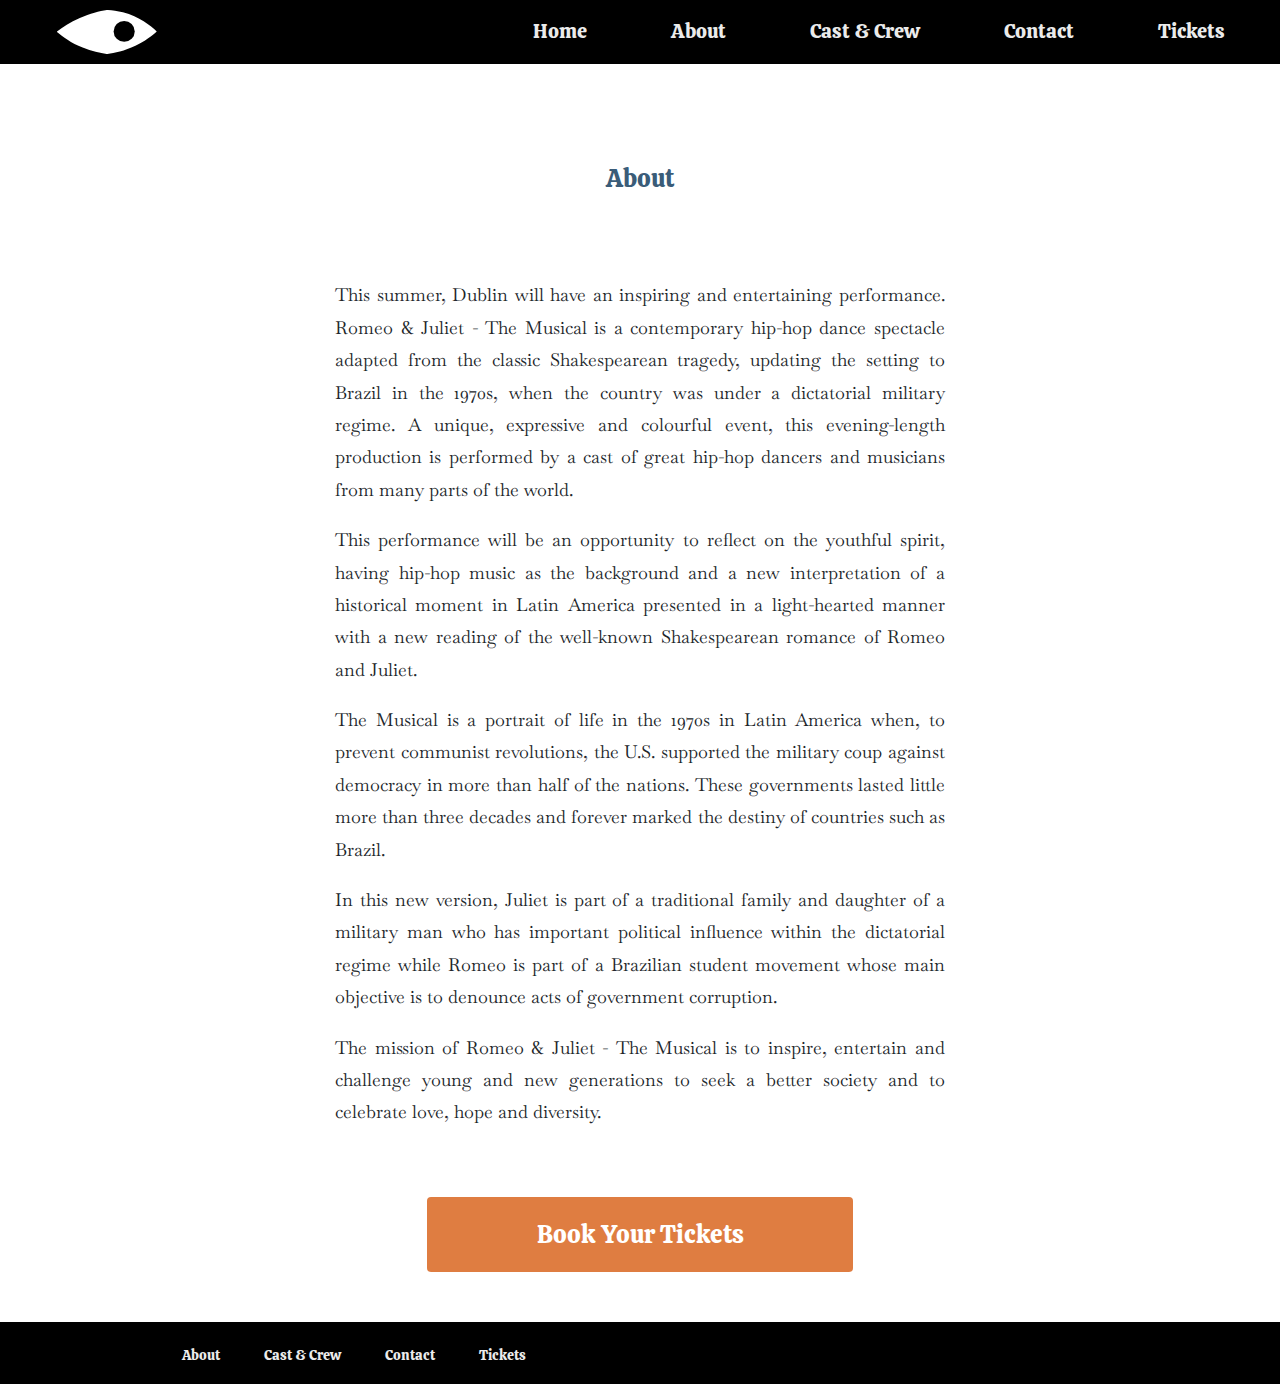
<file: about.html>
<!DOCTYPE html>
<html lang="EN">
    
    <head>
        <title>Romeo & Juliet | Dublin Event | Hip-Hop Performance | Ticket Sale </title>
        <meta charset="UTF-8">
        <meta name="viewport" content="width=device-width, initial-scale=1">
        <meta name="author" content="Vitoria Richter"/>
        <meta name="keywords" content="Summer in Dublin, Dublin performance, July 2020, Dublin summer season, performance, hip-hop performance, inspiring and entertaining performance, hip-hop dance, contemporary hip-hop spectacle, hip-hop music, Brazil in the 1970s, military dictatorship, military coup, democracy, historical events in Latin America, event, unique, expressive and colourful event, production, evening-length"/>
        <meta name="description" content="An inspiring and entertaining hip-hop performance adapted from the classic Shakespearean tragedy set in Brazil during the 1970s performing from July 2020 in Dublin." />
        
        <!-- Fonts -->    
        <link href="https://fonts.googleapis.com/css?family=Calistoga&display=swap" rel="stylesheet">
        <link href="https://fonts.googleapis.com/css?family=Baskervville&display=swap" rel="stylesheet"> 

        <!-- Font Awesome Here https://fontawesome.com/ -->
        <link rel="stylesheet" href="https://use.fontawesome.com/releases/v5.5.0/css/all.css"
        integrity="sha384-B4dIYHKNBt8Bc12p+WXckhzcICo0wtJAoU8YZTY5qE0Id1GSseTk6S+L3BlXeVIU" crossorigin="anonymous">
        
        <!-- CSS Files -->
        <link rel="stylesheet" href="https://stackpath.bootstrapcdn.com/bootstrap/4.4.1/css/bootstrap.min.css" integrity="sha384-Vkoo8x4CGsO3+Hhxv8T/Q5PaXtkKtu6ug5TOeNV6gBiFeWPGFN9MuhOf23Q9Ifjh" crossorigin="anonymous">
        <link rel="stylesheet" href="css/style.css">

        <!-- JS Bootstrap -->
        <script src="https://code.jquery.com/jquery-3.4.1.slim.min.js" integrity="sha384-J6qa4849blE2+poT4WnyKhv5vZF5SrPo0iEjwBvKU7imGFAV0wwj1yYfoRSJoZ+n" crossorigin="anonymous"></script>
        <script src="https://cdn.jsdelivr.net/npm/popper.js@1.16.0/dist/umd/popper.min.js" integrity="sha384-Q6E9RHvbIyZFJoft+2mJbHaEWldlvI9IOYy5n3zV9zzTtmI3UksdQRVvoxMfooAo" crossorigin="anonymous"></script>
        <script src="https://stackpath.bootstrapcdn.com/bootstrap/4.4.1/js/bootstrap.min.js" integrity="sha384-wfSDF2E50Y2D1uUdj0O3uMBJnjuUD4Ih7YwaYd1iqfktj0Uod8GCExl3Og8ifwB6" crossorigin="anonymous"></script>
        <script src="https://ajax.googleapis.com/ajax/libs/jquery/1.12.4/jquery.min.js"></script>
        
        
    </head>
   
    <body>
        
        <nav class="container">
            <div class="nav-wrapper row">
                <a class="logo col-12 col-sm-2" href="index.html">
                    <img width="120" src="images/eye-logo.svg" alt="Romeo & Juliet Logo">
                </a>
                <ul class="col-sm-10 d-none d-sm-inline-block">
                    <li><a href="index.html">Home</a></li>
                    <li><a href="about.html">About</a></li>
                    <li><a href="castcrew.html">Cast & Crew</a></li>
                    <li><a href="contact.html">Contact</a></li>
                    <li><a href="tickets.html">Tickets</a></li>
                </ul>
            </div>
            <div class="accordion row d-block d-sm-none" id="burger-menu">
                    <div class="card">
                        <div class="card-header col-12" id="menu-heading">
                            <button class="btn btn-link" type="button" 
                            data-toggle="collapse" data-target="#menu-body" 
                            aria-controls="menu-body">
                            <img src="images/burger-menu.png" id="burger-icon">
                            Menu
                        </button>
                    </div>
                    <div id="menu-body" class="collapse col-xs-12" aria-labelledby="menu-heading" data-parent="#burger-menu">
                        <div class="card-body">
                            <ul class="col-xs-12">
                                <li><a href="index.html">Home</a></li>
                                <li><a href="about.html">About</a></li>
                                <li><a href="castcrew.html">Cast & Crew</a></li>
                                <li><a href="contact.html">Contact</a></li>
                                <li><a href="tickets.html">Tickets</a></li>
                            </ul>
                        </div>
                    </div>
                </div>
            </div>
        </nav>
        
        <div class="container">
            <div class="row">
                <div class="content col-sm-6 offset-sm-3">
                    <h2>About</h2>
                    <p>This summer, Dublin will have an inspiring and entertaining performance. Romeo & Juliet - The Musical is a contemporary hip-hop dance spectacle adapted from the classic Shakespearean tragedy, updating the setting to Brazil in the 1970s, when the country was under a dictatorial military regime. A unique, expressive and colourful event, this evening-length production is performed by a cast of great hip-hop dancers and musicians from many parts of the world.</p>
                    <p>This performance will be an opportunity to reflect on the youthful spirit, having hip-hop music as the background and a new interpretation of a historical moment in Latin America presented in a light-hearted manner with a new reading of the well-known Shakespearean romance of Romeo and Juliet.</p>
                    <p>The Musical is a portrait of life in the 1970s in Latin America when, to prevent communist revolutions, the U.S. supported the military coup against democracy in more than half of the nations. These governments lasted little more than three decades and forever marked the destiny of countries such as Brazil.</p>
                    <p>In this new version, Juliet is part of a traditional family and daughter of a military man who has important political influence within the dictatorial regime while Romeo is part of a Brazilian student movement whose main objective is to denounce acts of government corruption.</p>
                    <p>The mission of Romeo & Juliet - The Musical is to inspire, entertain and challenge young and new generations to seek a better society and to celebrate love, hope and diversity. 
                    </p>
                </div>
            </div> 
            <div class="row call-to-action">
                <a class="btn orange-button col-10 offset-1 col-sm-4 offset-sm-4" href="ticket.html">Book Your Tickets</a>
            </div> 
         </div>
       
         <footer class="container">
            <div class="row">
                <div class="col-sm-5 offset-sm-1">
                    <ul>
                        <li><a href="about.html">About</a></li>
                        <li><a href="castcrew.html">Cast & Crew</a></li>
                        <li><a href="contact.html">Contact</a></li>
                        <li><a href="tickets.html">Tickets</a></li>
                    </ul>
                </div>
                <div id="footer-icons" class="col-sm-3 offset-sm-3">
                    <a href="https://www.instagram.com/"><i class="fab fa-instagram"></i></a>
                    <a href="https://www.facebook.com/"><i class="fab fa-facebook-f"></i></a>
                    <a href="https://twitter.com/"><i class="fab fa-twitter"></i></a>
                    <a href="https://www.youtube.com/"><i class="fab fa-youtube"></i></a>
                    <a href="https://www.spotify.com/ie/"><i class="fab fa-spotify"></i></a>
                </div>
            </div>
        </footer>  
    </body>
</html>
</file>
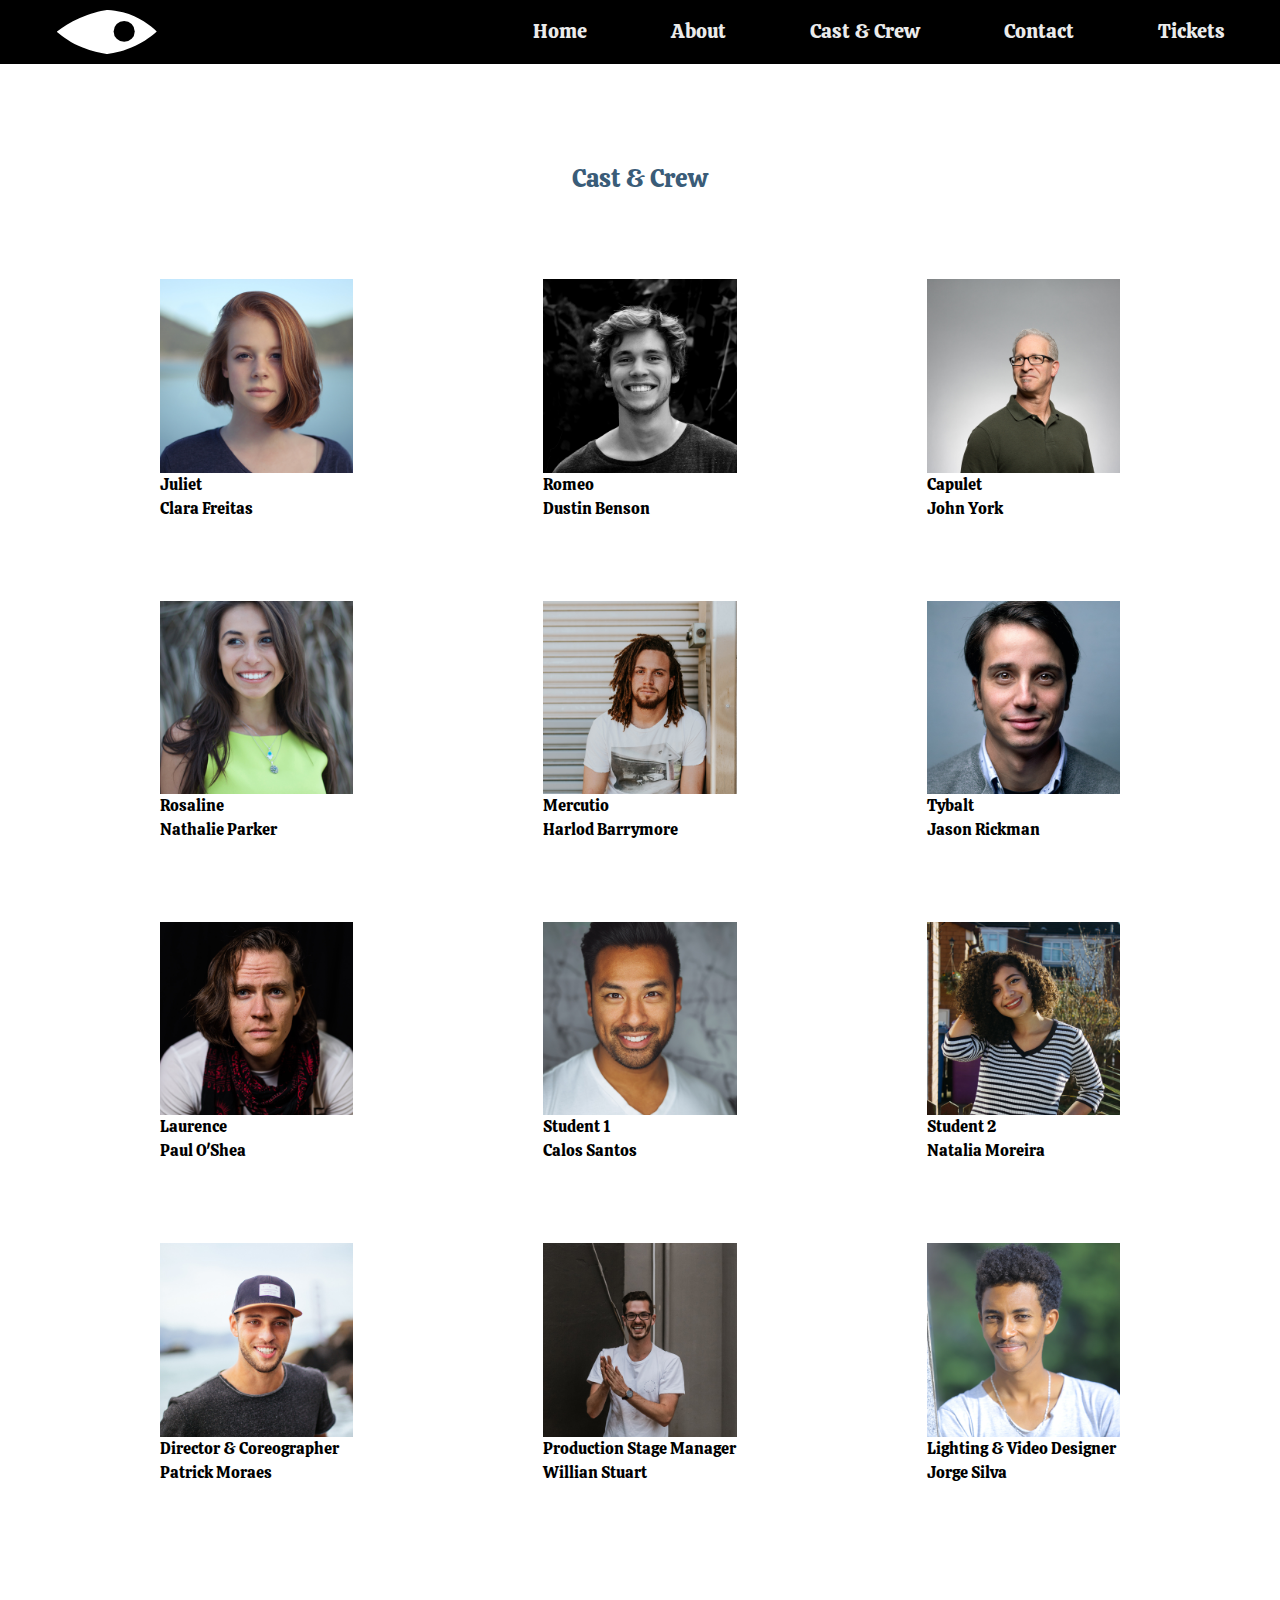
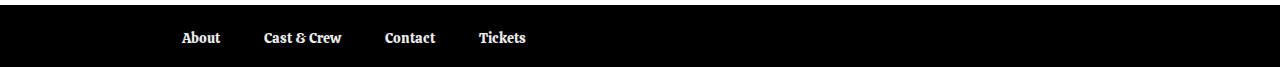
<file: castcrew.html>
<!DOCTYPE html>
<html lang="EN">
   
    <head>
        <title>Romeo & Juliet | Dublin Event | Hip-Hop Performance | Ticket Sale</title>
        <meta charset="UTF-8">
        <meta name="viewport" content="width=device-width, initial-scale=1, shrink-to-fit=no">
        <meta name="author" content="Vitoria Richter"/>
        <meta name="keywords" content="Summer in Dublin, Dublin performance, July 2020, Dublin summer season, performance, hip-hop performance, inspiring and entertaining performance, hip-hop dance, contemporary hip-hop spectacle, hip-hop music, Brazil in the 1970s, military dictatorship, military coup, democracy, historical events in Latin America, event, unique, expressive and colourful event, production, evening-length"/>
        <meta name="description" content="An inspiring and entertaining hip-hop performance adapted from the classic Shakespearean tragedy set in Brazil during the 1970s performing from July 2020 in Dublin." />
        
        <!-- Fonts -->
        <link href="https://fonts.googleapis.com/css?family=Calistoga&display=swap" rel="stylesheet">
        <link href="https://fonts.googleapis.com/css?family=Baskervville&display=swap" rel="stylesheet"> 

        <!-- Font Awesome Here https://fontawesome.com/ -->
        <link rel="stylesheet" href="https://use.fontawesome.com/releases/v5.5.0/css/all.css"
        integrity="sha384-B4dIYHKNBt8Bc12p+WXckhzcICo0wtJAoU8YZTY5qE0Id1GSseTk6S+L3BlXeVIU" crossorigin="anonymous">
        
        <!-- CSS Files -->
        <link rel="stylesheet" href="https://stackpath.bootstrapcdn.com/bootstrap/4.4.1/css/bootstrap.min.css" integrity="sha384-Vkoo8x4CGsO3+Hhxv8T/Q5PaXtkKtu6ug5TOeNV6gBiFeWPGFN9MuhOf23Q9Ifjh" crossorigin="anonymous">
        <link rel="stylesheet" href="css/style.css">
        <link href="css/lightbox.css" rel="stylesheet">
        
        <!-- JS Bootstrap -->
        <script src="https://code.jquery.com/jquery-3.4.1.slim.min.js" integrity="sha384-J6qa4849blE2+poT4WnyKhv5vZF5SrPo0iEjwBvKU7imGFAV0wwj1yYfoRSJoZ+n" crossorigin="anonymous"></script>
        <script src="https://cdn.jsdelivr.net/npm/popper.js@1.16.0/dist/umd/popper.min.js" integrity="sha384-Q6E9RHvbIyZFJoft+2mJbHaEWldlvI9IOYy5n3zV9zzTtmI3UksdQRVvoxMfooAo" crossorigin="anonymous"></script>
        <script src="https://stackpath.bootstrapcdn.com/bootstrap/4.4.1/js/bootstrap.min.js" integrity="sha384-wfSDF2E50Y2D1uUdj0O3uMBJnjuUD4Ih7YwaYd1iqfktj0Uod8GCExl3Og8ifwB6" crossorigin="anonymous"></script>
        <script src="https://ajax.googleapis.com/ajax/libs/jquery/1.12.4/jquery.min.js"></script>
        
        <!-- JS Lightbox -->
        <script src="js/lightbox.js"></script>
    </head>
    
    <body>
        
        <nav class="container">
            <div class="nav-wrapper row">
                <a class="logo col-12 col-sm-2" href="index.html">
                    <img width="120" src="images/eye-logo.svg" alt="Romeo & Juliet Logo">
                </a>
                <ul class="col-sm-10 d-none d-sm-inline-block">
                    <li><a href="index.html">Home</a></li>
                    <li><a href="about.html">About</a></li>
                    <li><a href="castcrew.html">Cast & Crew</a></li>
                    <li><a href="contact.html">Contact</a></li>
                    <li><a href="tickets.html">Tickets</a></li>
                </ul>
            </div>
            <div class="accordion row d-block d-sm-none" id="burger-menu">
                    <div class="card">
                        <div class="card-header col-12" id="menu-heading">
                            <button class="btn btn-link" type="button" 
                            data-toggle="collapse" data-target="#menu-body" 
                            aria-controls="menu-body">
                            <img src="images/burger-menu.png" id="burger-icon">
                            Menu
                        </button>
                    </div>
                    <div id="menu-body" class="collapse col-xs-12" aria-labelledby="menu-heading" data-parent="#burger-menu">
                        <div class="card-body">
                            <ul class="col-xs-12">
                                <li><a href="index.html">Home</a></li>
                                <li><a href="about.html">About</a></li>
                                <li><a href="castcrew.html">Cast & Crew</a></li>
                                <li><a href="contact.html">Contact</a></li>
                                <li><a href="tickets.html">Tickets</a></li>
                            </ul>
                        </div>
                    </div>
                </div>
            </div>
        </nav>
        
        <div class="container">
            <h2>Cast & Crew</h2>
            <div class="gallery row">
                <div class="col-10 offset-1 offset-sm-0 col-sm-4">
                    <a  href="images/christopher-campbell-rDEOVtE7vOs-unsplash.jpg" data-lightbox="gallery" data-title="Juliet - 
                    Clara Freitas"><figure><img src="images/christopher-campbell-rDEOVtE7vOs-unsplash.jpg" alt="A picture of Juliet's actress"><figcaption>Juliet<br>Clara Freitas</figcaption></figure></a>
                </div>
                <div class="col-10 offset-1 offset-sm-0 col-sm-4">
                    <a href="images/stefan-stefancik-TYz7o-vqxF0-unsplash.jpg" data-lightbox="gallery" data-title="Romeo - Dustin Benson"><figure><img src="images/stefan-stefancik-TYz7o-vqxF0-unsplash.jpg" alt="A picture of Romeo's actor"><figcaption>Romeo<br>Dustin Benson</figcaption></figure></a>
                </div>
                <div class="col-10 offset-1 offset-sm-0 col-sm-4">
                    <a href="images/foto-sushi-6anudmpILw4-unsplash.jpg" data-lightbox="gallery" data-title="Capulet - John York"><figure><img src="images/foto-sushi-6anudmpILw4-unsplash.jpg" alt="A picture of Capulet's actor"><figcaption>Capulet<br>John York</figcaption></figure></a>
                </div>
                <div class="col-10 offset-1 offset-sm-0 col-sm-4">
                    <a href="images/ana-tavares-eg3VDIZkK8U-unsplash.jpg" data-lightbox="gallery" data-title="Rosaline - Nathalie Parker"><figure><img src="images/ana-tavares-eg3VDIZkK8U-unsplash.jpg" alt="A picture of Rosaline's actress"><figcaption>Rosaline<br>Nathalie Parker</figcaption></figure></a>
                </div>
                <div class="col-10 offset-1 offset-sm-0 col-sm-4">
                    <a href="images/brooke-cagle-Nm70URdtf3c-unsplash.jpg" data-lightbox="gallery" data-title="Mercutio - Harold Barrymore"><figure><img src="images/brooke-cagle-Nm70URdtf3c-unsplash.jpg" alt="A picture of Mercutio's actor"><figcaption>Mercutio<br>Harlod Barrymore</figcaption></figure></a>
                </div>    
                <div class="col-10 offset-1 offset-sm-0 col-sm-4">
                    <a href="images/jurica-koletic-7YVZYZeITc8-unsplash.jpg" data-lightbox="gallery" data-title="Tybalt - Jason Rickman"><figure><img src="images/jurica-koletic-7YVZYZeITc8-unsplash.jpg" alt="A picture of Tybalt's actor"><figcaption>Tybalt<br>Jason Rickman</figcaption></figure></a>
                </div>
                <div class="col-10 offset-1 offset-sm-0 col-sm-4">    
                    <a href="images/evan-dvorkin-Rg4_GJ_yWKk-unsplash.jpg" data-lightbox="gallery" data-title="Laurence - Paul O'Shea"><figure><img src="images/evan-dvorkin-Rg4_GJ_yWKk-unsplash.jpg" alt="A picture of Laurence's actor"><figcaption>Laurence<br>Paul O'Shea</figcaption></figure></a>
                </div>
                <div class="col-10 offset-1 offset-sm-0 col-sm-4">
                    <a href="images/joseph-gonzalez-iFgRcqHznqg-unsplash.jpg" data-lightbox="gallery" data-title="Student 1 - Carlos Santos"><figure><img src="images/joseph-gonzalez-iFgRcqHznqg-unsplash.jpg" alt="A picture of student 1 actor"><figcaption>Student 1<br>Calos Santos</figcaption></figure></a>
                </div> 
                <div class="col-10 offset-1 offset-sm-0 col-sm-4">
                    <a href="images/alex-holyoake-Lt0j9ghtQds-unsplash copy.jpg" data-lightbox="gallery" data-title="Student 2 - Natalia Moreira"><figure><img src="images/alex-holyoake-Lt0j9ghtQds-unsplash copy.jpg" alt="A picture of student 2 actress"><figcaption>Student 2<br>Natalia Moreira</figcaption></figure></a>
                </div>
                <div class="col-10 offset-1 offset-sm-0 col-sm-4">    
                    <a href="images/lucas-sankey-9R-CH7PR150-unsplash.jpg" data-lightbox="gallery" data-title="Student 3 - Patrick Moraes"><figure><img src="images/lucas-sankey-9R-CH7PR150-unsplash.jpg" alt="A picture of student 3 actor"><figcaption>Director & Coreographer<br>Patrick Moraes</figcaption></figure></a>
                </div>
                <div class="col-10 offset-1 offset-sm-0 col-sm-4">
                    <a href="images/nicole-honeywill-sincerely-media-z-J7m8tmTvI-unsplash.jpg" data-lightbox="gallery" data-title="Student 4 - Willian Stuart"><figure><img src="images/nicole-honeywill-sincerely-media-z-J7m8tmTvI-unsplash.jpg" alt="A picture of student 4 actor"><figcaption>Production Stage Manager<br>Willian Stuart</figcaption></figure></a>
                </div>
                <div class="col-10 offset-1 offset-sm-0 col-sm-4">
                    <a href="images/gift-habeshaw-4sfMI6Is60M-unsplash.jpg" data-lightbox="gallery" data-title="Student 5 - Jorge Silva"><figure><img src="images/gift-habeshaw-4sfMI6Is60M-unsplash.jpg" alt="A picture of student 5 actor"><figcaption>Lighting & Video Designer<br> Jorge Silva</figcaption></figure></a>
                </div>    
            </div>
        </div>
        <footer class="container">
            <div class="row">
                <div class="col-sm-5 offset-sm-1">
                    <ul>
                        <li><a href="about.html">About</a></li>
                        <li><a href="castcrew.html">Cast & Crew</a></li>
                        <li><a href="contact.html">Contact</a></li>
                        <li><a href="tickets.html">Tickets</a></li>
                    </ul>
                </div>
                <div id="footer-icons" class="col-sm-3 offset-sm-3">
                    <a href="https://www.instagram.com/"><i class="fab fa-instagram"></i></a>
                    <a href="https://www.facebook.com/"><i class="fab fa-facebook-f"></i></a>
                    <a href="https://twitter.com/"><i class="fab fa-twitter"></i></a>
                    <a href="https://www.youtube.com/"><i class="fab fa-youtube"></i></a>
                    <a href="https://www.spotify.com/ie/"><i class="fab fa-spotify"></i></a>
                </div>
            </div>
        </footer> 
    </body>

</html>
</file>
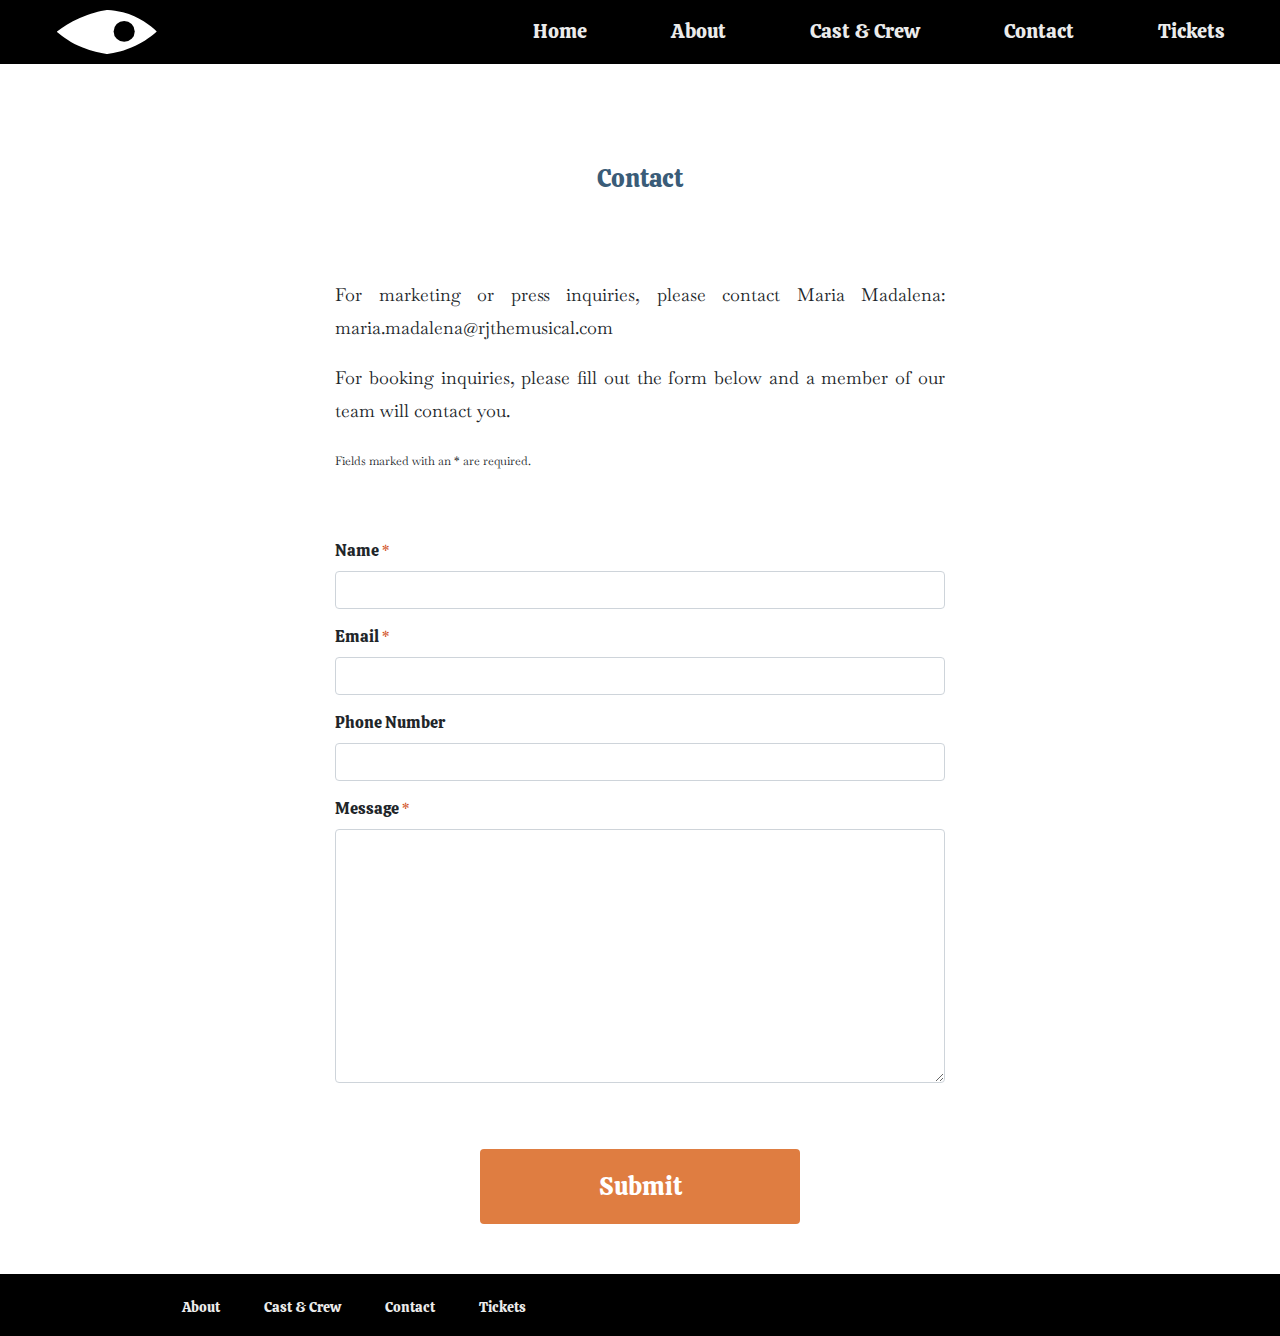
<file: contact.html>
<!DOCTYPE html>
<html lang="EN">
    
    <head>
        <title>Romeo & Juliet | Dublin Event | Hip-Hop Performance | Ticket Sale</title>
        <meta charset="UTF-8">
        <meta name="viewport" content="width=device-width, initial-scale=1">
        <meta name="author" content="Vitoria Richter"/>
        <meta name="keywords" content="Summer in Dublin, Dublin performance, July 2020, Dublin summer season, performance, hip-hop performance, inspiring and entertaining performance, hip-hop dance, contemporary hip-hop spectacle, hip-hop music, Brazil in the 1970s, military dictatorship, military coup, democracy, historical events in Latin America, event, unique, expressive and colourful event, production, evening-length"/>
        <meta name="description" content="An inspiring and entertaining hip-hop performance adapted from the classic Shakespearean tragedy set in Brazil during the 1970s performing from July 2020 in Dublin."/>
 
        <!-- Fonts -->
        <link href="https://fonts.googleapis.com/css?family=Calistoga&display=swap" rel="stylesheet">
        <link href="https://fonts.googleapis.com/css?family=Baskervville&display=swap" rel="stylesheet"> 

        <!-- Font Awesome Here https://fontawesome.com/ -->
        <link rel="stylesheet" href="https://use.fontawesome.com/releases/v5.5.0/css/all.css"
        integrity="sha384-B4dIYHKNBt8Bc12p+WXckhzcICo0wtJAoU8YZTY5qE0Id1GSseTk6S+L3BlXeVIU" crossorigin="anonymous">
        
        <!-- CSS Files -->
        <link rel="stylesheet" href="https://stackpath.bootstrapcdn.com/bootstrap/4.4.1/css/bootstrap.min.css" integrity="sha384-Vkoo8x4CGsO3+Hhxv8T/Q5PaXtkKtu6ug5TOeNV6gBiFeWPGFN9MuhOf23Q9Ifjh" crossorigin="anonymous">
        <link rel="stylesheet" href="css/style.css">

        <!-- JS Bootstrap -->
        <script src="https://code.jquery.com/jquery-3.4.1.slim.min.js" integrity="sha384-J6qa4849blE2+poT4WnyKhv5vZF5SrPo0iEjwBvKU7imGFAV0wwj1yYfoRSJoZ+n" crossorigin="anonymous"></script>
        <script src="https://cdn.jsdelivr.net/npm/popper.js@1.16.0/dist/umd/popper.min.js" integrity="sha384-Q6E9RHvbIyZFJoft+2mJbHaEWldlvI9IOYy5n3zV9zzTtmI3UksdQRVvoxMfooAo" crossorigin="anonymous"></script>
        <script src="https://stackpath.bootstrapcdn.com/bootstrap/4.4.1/js/bootstrap.min.js" integrity="sha384-wfSDF2E50Y2D1uUdj0O3uMBJnjuUD4Ih7YwaYd1iqfktj0Uod8GCExl3Og8ifwB6" crossorigin="anonymous"></script>
        <script src="https://ajax.googleapis.com/ajax/libs/jquery/1.12.4/jquery.min.js"></script>
        
    </head>
    
    <body>
        
        <nav class="container">
            <div class="nav-wrapper row">
                <a class="logo col-12 col-sm-2" href="index.html">
                    <img width="120" src="images/eye-logo.svg" alt="Romeo & Juliet Logo">
                </a>
                <ul class="col-sm-10 d-none d-sm-inline-block">
                    <li><a href="index.html">Home</a></li>
                    <li><a href="about.html">About</a></li>
                    <li><a href="castcrew.html">Cast & Crew</a></li>
                    <li><a href="contact.html">Contact</a></li>
                    <li><a href="tickets.html">Tickets</a></li>
                </ul>
            </div>
            <div class="accordion row d-block d-sm-none" id="burger-menu">
                    <div class="card">
                        <div class="card-header col-12" id="menu-heading">
                            <button class="btn btn-link" type="button" 
                            data-toggle="collapse" data-target="#menu-body" 
                            aria-controls="menu-body">
                            <img src="images/burger-menu.png" id="burger-icon">
                            Menu
                        </button>
                    </div>
                    <div id="menu-body" class="collapse col-xs-12" aria-labelledby="menu-heading" data-parent="#burger-menu">
                        <div class="card-body">
                            <ul class="col-xs-12">
                                <li><a href="index.html">Home</a></li>
                                <li><a href="about.html">About</a></li>
                                <li><a href="castcrew.html">Cast & Crew</a></li>
                                <li><a href="contact.html">Contact</a></li>
                                <li><a href="tickets.html">Tickets</a></li>
                            </ul>
                        </div>
                    </div>
                </div>
            </div>
        </nav>  
        
        <div class="container">
            <div class="row">
                <div class="content col-sm-6 offset-sm-3">
                    <h2>Contact</h2>
                    <p>For marketing or press inquiries, please contact Maria Madalena: maria.madalena@rjthemusical.com</p>
                    <p>For booking inquiries, please fill out the form below and a member of our team will contact you.</p>
                    <sub>Fields marked with an * are required.</sub>
                </div>
            </div>    
            <div class="row">
                <form class="col-sm-6 offset-sm-3">
                    <div class="form-group">
                        <label for="name">Name <span class="required">*</span></label>
                        <input class="form-control" type="text" name="name" id="name" value="" required>
                    </div>
                    <div class="form-group">
                        <label for="email">Email <span class="required">*</span></label>
                        <input class="form-control" type="email" name="email" id="email" value="" required>
                    </div>
                    <div class="form-group">    
                        <label for="phone">Phone Number</label>
                        <input class="form-control" type="tel" name="phone" id="phone" value="">
                    </div>
                    <div class="form-group">
                        <label for="message">Message <span class="required">*</span></label>
                        <textarea id="message" class="form-control" name="" required rows="10"></textarea>
                    </div>
                    <div class="row form-submit">
                        <button type="submit" class="btn btn-primary orange-button col-10 offset-1 col-sm-6 offset-sm-3">Submit</button>
                    </div>
                </form>
            </div>
        </div>
         
          <footer class="container">
            <div class="row">
                <div class="col-sm-5 offset-sm-1">
                    <ul>
                        <li><a href="about.html">About</a></li>
                        <li><a href="castcrew.html">Cast & Crew</a></li>
                        <li><a href="contact.html">Contact</a></li>
                        <li><a href="tickets.html">Tickets</a></li>
                    </ul>
                </div>
                <div id="footer-icons" class="col-sm-3 offset-sm-3">
                    <a href="https://www.instagram.com/"><i class="fab fa-instagram"></i></a>
                    <a href="https://www.facebook.com/"><i class="fab fa-facebook-f"></i></a>
                    <a href="https://twitter.com/"><i class="fab fa-twitter"></i></a>
                    <a href="https://www.youtube.com/"><i class="fab fa-youtube"></i></a>
                    <a href="https://www.spotify.com/ie/"><i class="fab fa-spotify"></i></a>
                </div>
            </div>
        </footer> 
    </body>
</html>
</file>
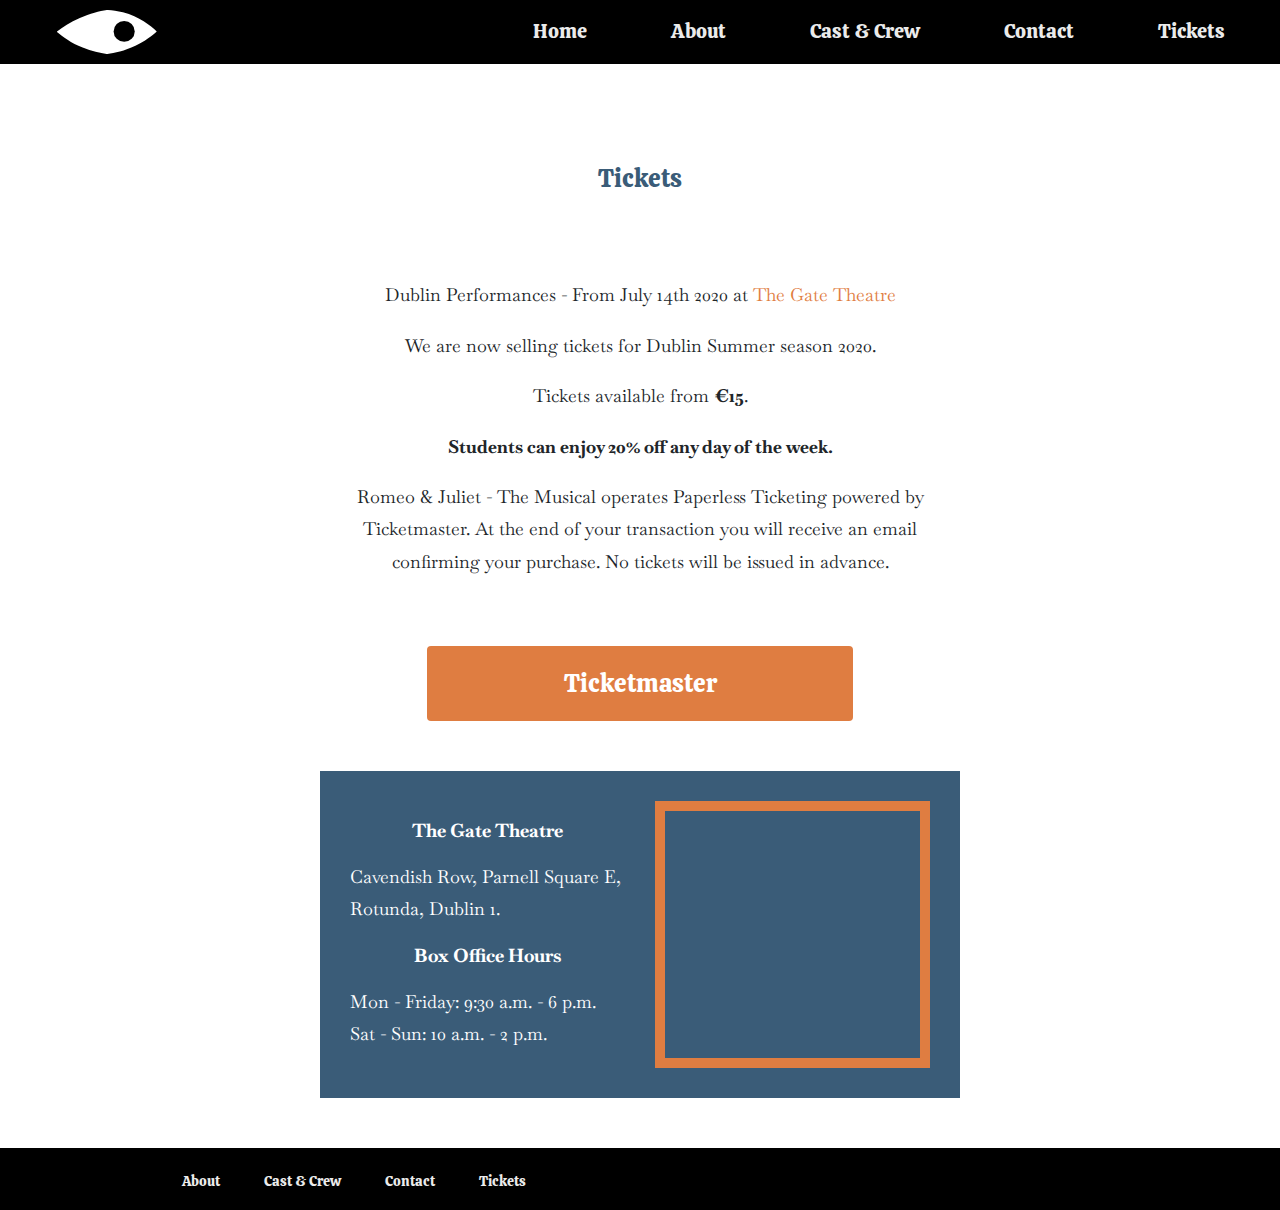
<file: tickets.html>
<!DOCTYPE html>
<html lang="EN">
    <head>
        
        <title>Romeo & Juliet | Dublin Event | Hip-Hop Performance | Ticket Sale</title>
        <meta charset="UTF-8">
        <meta name="viewport" content="width=device-width, initial-scale=1">
        <meta name="author" content="Vitoria Richter"/>
        <meta name="keywords" content="Summer in Dublin, Dublin performance, July 2020, Dublin summer season, performance, hip-hop performance, inspiring and entertaining performance, hip-hop dance, contemporary hip-hop spectacle, hip-hop music, Brazil in the 1970s, military dictatorship, military coup, democracy, historical events in Latin America, event, unique, expressive and colourful event, production, evening-length"/>
        <meta name="description" content="An inspiring and entertaining hip-hop performance adapted from the classic Shakespearean tragedy set in Brazil during the 1970s performing from July 2020 in Dublin."/>
    
        <!-- Fonts -->
        <link href="https://fonts.googleapis.com/css?family=Calistoga&display=swap" rel="stylesheet">
        <link href="https://fonts.googleapis.com/css?family=Baskervville&display=swap" rel="stylesheet"> 
        
        <!-- Font Awesome Here https://fontawesome.com/ -->
        <link rel="stylesheet" href="https://use.fontawesome.com/releases/v5.5.0/css/all.css"
        integrity="sha384-B4dIYHKNBt8Bc12p+WXckhzcICo0wtJAoU8YZTY5qE0Id1GSseTk6S+L3BlXeVIU" crossorigin="anonymous">
        
        <!-- CSS Files -->
        <link rel="stylesheet" href="https://stackpath.bootstrapcdn.com/bootstrap/4.4.1/css/bootstrap.min.css" integrity="sha384-Vkoo8x4CGsO3+Hhxv8T/Q5PaXtkKtu6ug5TOeNV6gBiFeWPGFN9MuhOf23Q9Ifjh" crossorigin="anonymous">
        <link rel="stylesheet" href="css/style.css">

        <!-- JS Bootstrap -->
        <script src="https://code.jquery.com/jquery-3.4.1.slim.min.js" integrity="sha384-J6qa4849blE2+poT4WnyKhv5vZF5SrPo0iEjwBvKU7imGFAV0wwj1yYfoRSJoZ+n" crossorigin="anonymous"></script>
        <script src="https://cdn.jsdelivr.net/npm/popper.js@1.16.0/dist/umd/popper.min.js" integrity="sha384-Q6E9RHvbIyZFJoft+2mJbHaEWldlvI9IOYy5n3zV9zzTtmI3UksdQRVvoxMfooAo" crossorigin="anonymous"></script>
        <script src="https://stackpath.bootstrapcdn.com/bootstrap/4.4.1/js/bootstrap.min.js" integrity="sha384-wfSDF2E50Y2D1uUdj0O3uMBJnjuUD4Ih7YwaYd1iqfktj0Uod8GCExl3Og8ifwB6" crossorigin="anonymous"></script>
        <script src="https://ajax.googleapis.com/ajax/libs/jquery/1.12.4/jquery.min.js"></script>
        
    </head>
   
    <body>
        
        <nav class="container">
            <div class="nav-wrapper row">
                <a class="logo col-12 col-sm-2" href="index.html">
                    <img width="120" src="images/eye-logo.svg" alt="Romeo & Juliet Logo">
                </a>
                <ul class="col-sm-10 d-none d-sm-inline-block">
                    <li><a href="index.html">Home</a></li>
                    <li><a href="about.html">About</a></li>
                    <li><a href="castcrew.html">Cast & Crew</a></li>
                    <li><a href="contact.html">Contact</a></li>
                    <li><a href="tickets.html">Tickets</a></li>
                </ul>
            </div>
            <div class="accordion row d-block d-sm-none" id="burger-menu">
                    <div class="card">
                        <div class="card-header col-12" id="menu-heading">
                            <button class="btn btn-link" type="button" 
                            data-toggle="collapse" data-target="#menu-body" 
                            aria-controls="menu-body">
                            <img src="images/burger-menu.png" id="burger-icon">
                            Menu
                        </button>
                    </div>
                    <div id="menu-body" class="collapse col-xs-12" aria-labelledby="menu-heading" data-parent="#burger-menu">
                        <div class="card-body">
                            <ul class="col-xs-12">
                                <li><a href="index.html">Home</a></li>
                                <li><a href="about.html">About</a></li>
                                <li><a href="castcrew.html">Cast & Crew</a></li>
                                <li><a href="contact.html">Contact</a></li>
                                <li><a href="tickets.html">Tickets</a></li>
                            </ul>
                        </div>
                    </div>
                </div>
            </div>
        </nav>
        
        <div class="container">
            <div class="row">
                <div class="content tickets col-sm-6 offset-sm-3">
                    <h2>Tickets</h2>
                    <p>Dublin Performances - From July 14th 2020 at <a id="theatrelink" href="https://www.gatetheatre.ie/" target="_blank">The Gate Theatre</a></p>
                    <p>We are now selling tickets for Dublin Summer season 2020.</p>
                    <p>Tickets available from <b>€15</b>.</p>
                    <p><b>Students can enjoy 20% off any day of the week.</b></p>
                    <p>Romeo & Juliet - The Musical operates Paperless Ticketing powered by Ticketmaster. At the end of your transaction you will receive an email confirming your purchase. No tickets will be issued in advance.</p>
                </div>
            </div>
            <div class="row call-to-action">
                <a class="btn orange-button col-10 offset-1 col-sm-4 offset-sm-4" href="https://www.ticketmaster.ie/" target="_blank">Ticketmaster</a>
            </div>
            <div class="row">
                <div class="theatre-info col-sm-6 offset-sm-3">
                    <div class="row">
                        <div class="col-sm-6">
                            <h3>The Gate Theatre</h3>
                            <p>Cavendish Row, Parnell Square E, Rotunda, Dublin 1.</p>
                            <h3>Box Office Hours</h3>
                            <p>Mon - Friday: 9:30 a.m. - 6 p.m.<br> Sat - Sun: 10 a.m. - 2 p.m.</p>
                        </div>
                        <div class="col-sm-6">
                            <iframe src="https://www.google.com/maps/embed/v1/view?key=AIzaSyD4mMkkSywy_B5lKGka1HANO7Kf_AW-VxY&center=53.3457,-6.2706&zoom=15""></iframe>
                        </div>
                    </div>
                </div>
            </div>
        </div>
        
        <footer class="container">
            <div class="row">
                <div class="col-sm-5 offset-sm-1">
                    <ul>
                        <li><a href="about.html">About</a></li>
                        <li><a href="castcrew.html">Cast & Crew</a></li>
                        <li><a href="contact.html">Contact</a></li>
                        <li><a href="tickets.html">Tickets</a></li>
                    </ul>
                </div>
                <div id="footer-icons" class="col-sm-3 offset-sm-3">
                    <a href="https://www.instagram.com/"><i class="fab fa-instagram"></i></a>
                    <a href="https://www.facebook.com/"><i class="fab fa-facebook-f"></i></a>
                    <a href="https://twitter.com/"><i class="fab fa-twitter"></i></a>
                    <a href="https://www.youtube.com/"><i class="fab fa-youtube"></i></a>
                    <a href="https://www.spotify.com/ie/"><i class="fab fa-spotify"></i></a>
                </div>
            </div>
        </footer> 
    </body>
</html>
</file>
<file: css/style.css>
/*! normalize.css v1.0.1 | MIT License */
article,aside,details,figcaption,figure,footer,header,hgroup,nav,section,summary{display:block}audio,canvas,video{display:inline-block}audio:not([controls]){display:none;height:0}[hidden]{display:none}html{font-size:100%;-webkit-text-size-adjust:100%;-ms-text-size-adjust:100%}button,html,input,select,textarea{font-family:sans-serif}body{margin:0}a:focus{outline:thin dotted}a:active,a:hover{outline:0}h1{font-size:2em;margin:.67em 0}h2{font-size:1.5em;margin:.83em 0}h3{font-size:1.17em;margin:1em 0}h4{font-size:1em;margin:1.33em 0}h5{font-size:.83em;margin:1.67em 0}h6{font-size:.75em;margin:2.33em 0}abbr[title]{border-bottom:1px dotted}b,strong{font-weight:700}blockquote{margin:1em 40px}dfn{font-style:italic}mark{background:#ff0;color:#000}p,pre{margin:1em 0}code,kbd,pre,samp{font-family:monospace,serif;font-size:1em}pre{white-space:pre;white-space:pre-wrap;word-wrap:break-word}q{quotes:none}q:after,q:before{content:'';content:none}small{font-size:80%}sub,sup{font-size:75%;line-height:0;position:relative;vertical-align:baseline}sup{top:-.5em}sub{bottom:-.25em}dl,menu,ol,ul{margin:1em 0}dd{margin:0 0 0 40px}menu,ol,ul{padding:0 0 0 40px}nav ol,nav ul{list-style:none;list-style-image:none}img{border:0;-ms-interpolation-mode:bicubic}svg:not(:root){overflow:hidden}figure{margin:0}form{margin:0}fieldset{border:1px solid silver;margin:0 2px;padding:.35em .625em .75em}legend{border:0;padding:0;white-space:normal}button,input,select,textarea{font-size:100%;margin:0;vertical-align:baseline}button,input{line-height:normal}button,html input[type=button],input[type=reset],input[type=submit]{-webkit-appearance:button;cursor:pointer}button[disabled],input[disabled]{cursor:default}input[type=checkbox],input[type=radio]{box-sizing:border-box;padding:0}input[type=search]{-webkit-appearance:textfield;-moz-box-sizing:content-box;-webkit-box-sizing:content-box;box-sizing:content-box}input[type=search]::-webkit-search-cancel-button,input[type=search]::-webkit-search-decoration{-webkit-appearance:none}button::-moz-focus-inner,input::-moz-focus-inner{border:0;padding:0}textarea{overflow:auto;vertical-align:top}table{border-collapse:collapse;border-spacing:0}

* {
    box-sizing: border-box;
    font-family:'Baskervville', serif;
}
.container{
    max-width: 100%;
}
h1 {
    margin: 0;
    font-family: 'Calistoga', cursive;
    font-size: 90px;
    color: white;
    text-transform: uppercase;
}
h2 {
    font-size: 25px;
    font-family: 'Calistoga', cursive;
    color: #3a5c78 ;
    text-align: center;
    margin: 100px auto 85px;
}
p {
    font-family:'Baskervville', serif;
    font-size: 18px;
    line-height: 1.8;
}
nav {
    background-color: #000000;
}
nav .logo {
    text-align: center;
}
.logo img {
    padding: 10px;
}
nav .nav-wrapper ul {
    text-align: right;
}
footer ul {
    text-align: left;
}
nav .nav-wrapper ul li, footer ul li {
    display: inline-block;
    font-size: 20px;
}
nav .nav-wrapper ul li a {
    color: #ebebeb;
    text-decoration: none;
    font-family: 'Calistoga', cursive;
    padding: 40px;
}
nav .nav-wrapper ul li a:hover {
    text-decoration: underline;
}
footer {
    background-color: #000000;
}
footer ul li a {
    font-family: 'Calistoga', cursive;
    font-size: 14px;
    text-decoration: none;
    color: #ebebeb;
    padding: 10px 20px;
}
footer i {
    font-size: 20px;
    padding: 10px 5px;
    margin-top: 10px;
}

footer a, i{
    color: #ffffff;
    text-decoration: none;
}
footer ul li a:hover {
    text-decoration: underline;
    color: #ffffff;
}
#main-page {
    width: 100%;
    background-image: url(../images/homepage.svg);
    background-repeat: no-repeat;
    background-size: cover;
}
#eyeball {
    display: block;
    position: absolute;
    width: 112px;
    height: 112px;
    top: 500px;
    right: 325px;
    z-index: -1;
    background-image: url(../images/eyeball.png);
    background-repeat: no-repeat;
}
#main-page .title {
    padding: 50px 100px 350px;
}
#main-page .call-to-action {
    padding-bottom: 20px;
}
.call-to-action .btn, .form-submit .btn {
    height: 75px;
    line-height: 75px;
    padding: 0; 
}
#main-page .main-page-icon{
    font-size: 25px;
    padding-bottom: 50px;
}
#burger-icon {
    width: 15px;
    height: 10px;
}
.card {
    text-align: center;
    font-family: 'Calistoga', cursive;
    background-color: #3a5c78;
    border-radius: 0;
}
.card .card-header {
    height: 35px;
    padding: 0;
    border: 0;
}
.card button {
    color: #ffffff;
    font-family: 'Calistoga', cursive;
}
.card button:hover {
    color: #ffffff;
    text-decoration: none;
}
.card .card-body ul {
    padding: 0;
    margin: 0;
}
.card .card-body ul li a {
    color: #ebebeb;
    text-decoration: none;
    font-family: 'Calistoga', cursive;    
}
.white-button {
    background-color: #ffffff;
    color: #3a5c78;
    text-decoration: none;
    font-family:'Calistoga', cursive;
    font-size: 25px;
}
.white-button:hover {
    color: #df7d41;
}
.orange-button {
    background-color: #df7d41;
    color: #ffffff;
    font-family:'Calistoga', cursive;
    font-size: 25px;
    margin: 50px auto;
    border: 0;
}
.orange-button:hover {
    background-color: #d14f23;
    color: #ffffff;
}
#theatrelink {
    color:#df7d41;
}
.content p {
    text-align: justify;
}
.tickets p {
    text-align: center;
}
.gallery {
    margin: 40px 50px;
}
.gallery a img {
    max-width: 100%;
}
.gallery figure {
    padding: 0 80px 80px;
}
.gallery figcaption {
    color: #000000;
    font-family:'Calistoga', cursive;
    font-size: 16px;
    font-weight: 
}
.gallery a {
    text-decoration: none;
}
.gallery figcaption:hover {
    text-decoration: underline;
}
form {
    margin-top: 70px;
}
form label{
    font-family: 'Calistoga', cursive;
}
form .required {
    color: #d14f23;
    font-size: 
}
.theatre-info {
    background-color:#3a5c78;
    color: #ffffff;
    padding: 30px;
    margin-bottom: 50px;
}
.theatre-info iframe {
    width: 100%;
    height: 100%;
    border: 10px solid #df7d41;
}
.theatre-info h3 {
    font-weight: bold;
    text-align: center;
}

@media only screen and (max-width: 576px) {
    #main-page .title {
        padding: 20px 20px 300px;
        font-size: 40px;
    }
    h2 {
        margin: 45px auto 45px;
    }
    .gallery {
        margin: 0;
    }
    .gallery figure {
        padding: 0 0 80px;
    }
    footer ul {
        padding: 0;
    }
    footer ul li, #footer-icons {
        width: 100%;
        text-align: center;
    }
}
</file>
